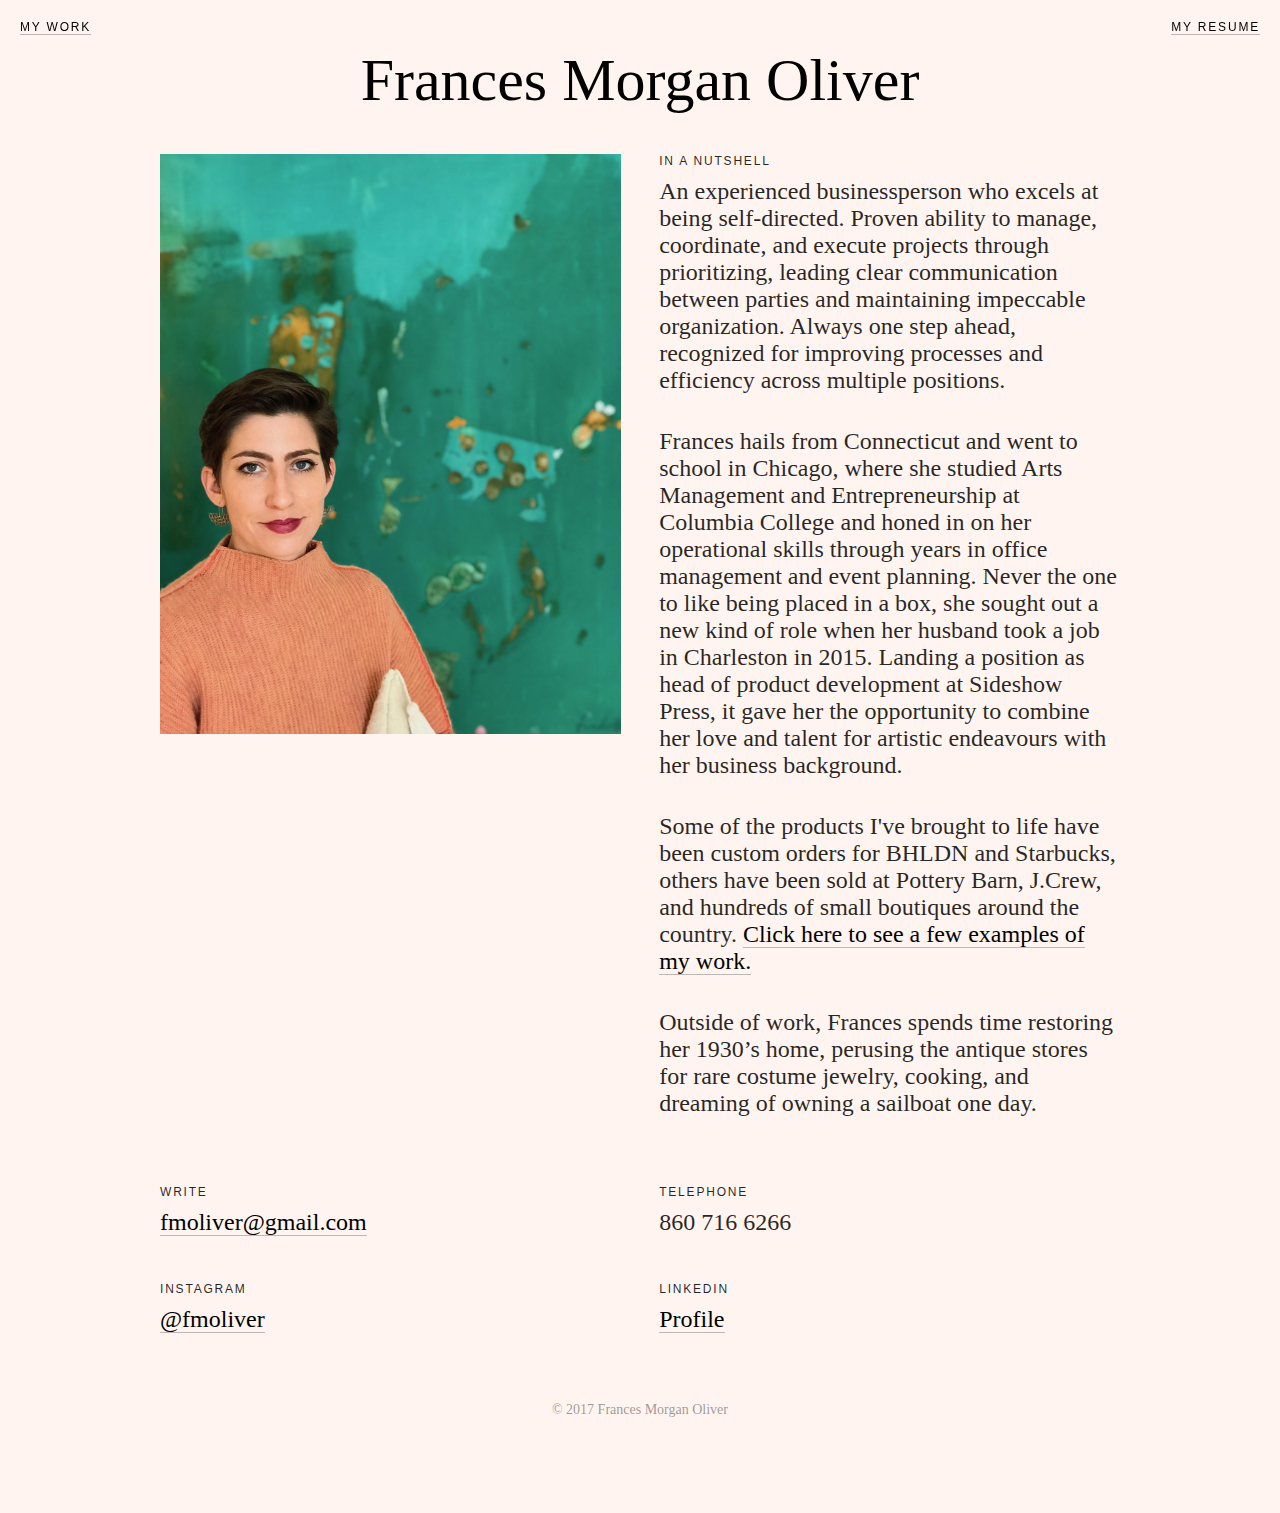
<file: index.html>
<!DOCTYPE html>
<html lang="en">
<head>
<meta charset="utf-8">
<title>Frances Morgan Oliver</title>
<meta name="description" content="Frances Morgan Oliver is an artist with a business background.">
<meta name="author" content="Frances Morgan Oliver">
<meta name="viewport" content="width=device-width, initial-scale=1">
<link rel="stylesheet" href="css/normalize.css">
<link rel="stylesheet" href="css/skeleton.css">
<link type="text/css" rel="stylesheet" href="//fast.fonts.net/cssapi/2fedffe7-57f6-4fa1-97b9-b22ba24ec169.css"/>
<link rel="icon" type="img/png" href="img/favicon.png">
</head>

<body>
<!-- Navigation -->
<div class="work nav"><a href="work.html">My Work</a></div>
<div class="resume nav"><a href="resume.html">My Resume</a></div>

<div class="container">
<!-- Logo/Masthead -->
  <div class="row">
    <div class="twelve columns" style="margin-top: 50px">
      <h1><a class="logo" href="index.html">Frances Morgan Oliver</a></h1>
    </div>
  </div>

<!-- Bio -->
  <div class="row" style="margin-top: 34px">
    <div class="six columns">
      <img src="img/fmo.jpg" alt="Portrait of Frances Morgan Oliver" />
    </div>

    <div class="six columns">
      <h3>IN A NUTSHELL</h3>
      <p>
        An experienced businessperson who excels at being self-directed. Proven ability to manage, coordinate, and execute projects through prioritizing, leading clear communication between parties and maintaining impeccable organization. Always one step ahead, recognized for improving processes and efficiency across multiple positions.
      </p>
      <p>
        Frances hails from Connecticut and went to school in Chicago, where she studied Arts Management and Entrepreneurship at Columbia College and honed in on her operational skills through years in office management and event planning. Never the one to like being placed in a box, she sought out a new kind of role when her husband took a job in Charleston in 2015. Landing a position as head of product development at Sideshow Press, it gave her the opportunity to combine her love and talent for artistic endeavours with her business background.
      </p>
      <p>
        Some of the products I've brought to life have been custom orders for BHLDN and Starbucks, others have been sold at Pottery Barn, J.Crew, and hundreds of small boutiques around the country. <a href="work.html">Click here to see a few examples of my work.</a>
      </p>
      <p>
        Outside of work, Frances spends time restoring her 1930’s home, perusing the antique stores for rare costume jewelry, cooking, and dreaming of owning a sailboat one day.
      </p>
    </div>
  </div>

<!-- FOOTER -->
<!-- Contact -->
  <div class="row" style="margin-top: 34px">
    <div class="six columns">
      <h3>WRITE</h3>
      <p>
        <a href="mailto:fmoliver@gmail.com">fmoliver@gmail.com</a>
      </p>
    </div>

    <div class="six columns">
      <h3>TELEPHONE</h3>
      <p>
        860 716 6266
      </p>
    </div>
  </div>

<!-- Social -->
  <div class="row" style="margin-top: 12px">
    <div class="six columns">
      <h3>INSTAGRAM</h3>
      <p>
        <a href="https://www.instagram.com/fmoliver/" target="_blank">@fmoliver</a>
      </p>
    </div>

    <div class="six columns">
      <h3>LINKEDIN</h3>
      <p>
        <a href="https://www.linkedin.com/in/frances-morgan-oliver-4a1a248" target="_blank">Profile</a>
      </p>
    </div>
  </div>

<!-- Copy -->
  <div class="row" style="margin-top: 34px">
    <div class="twelve columns center">
      <p class="small">© 2017 Frances Morgan Oliver</p>
    </div>
  </div>
</div></body>
</html>
</file>
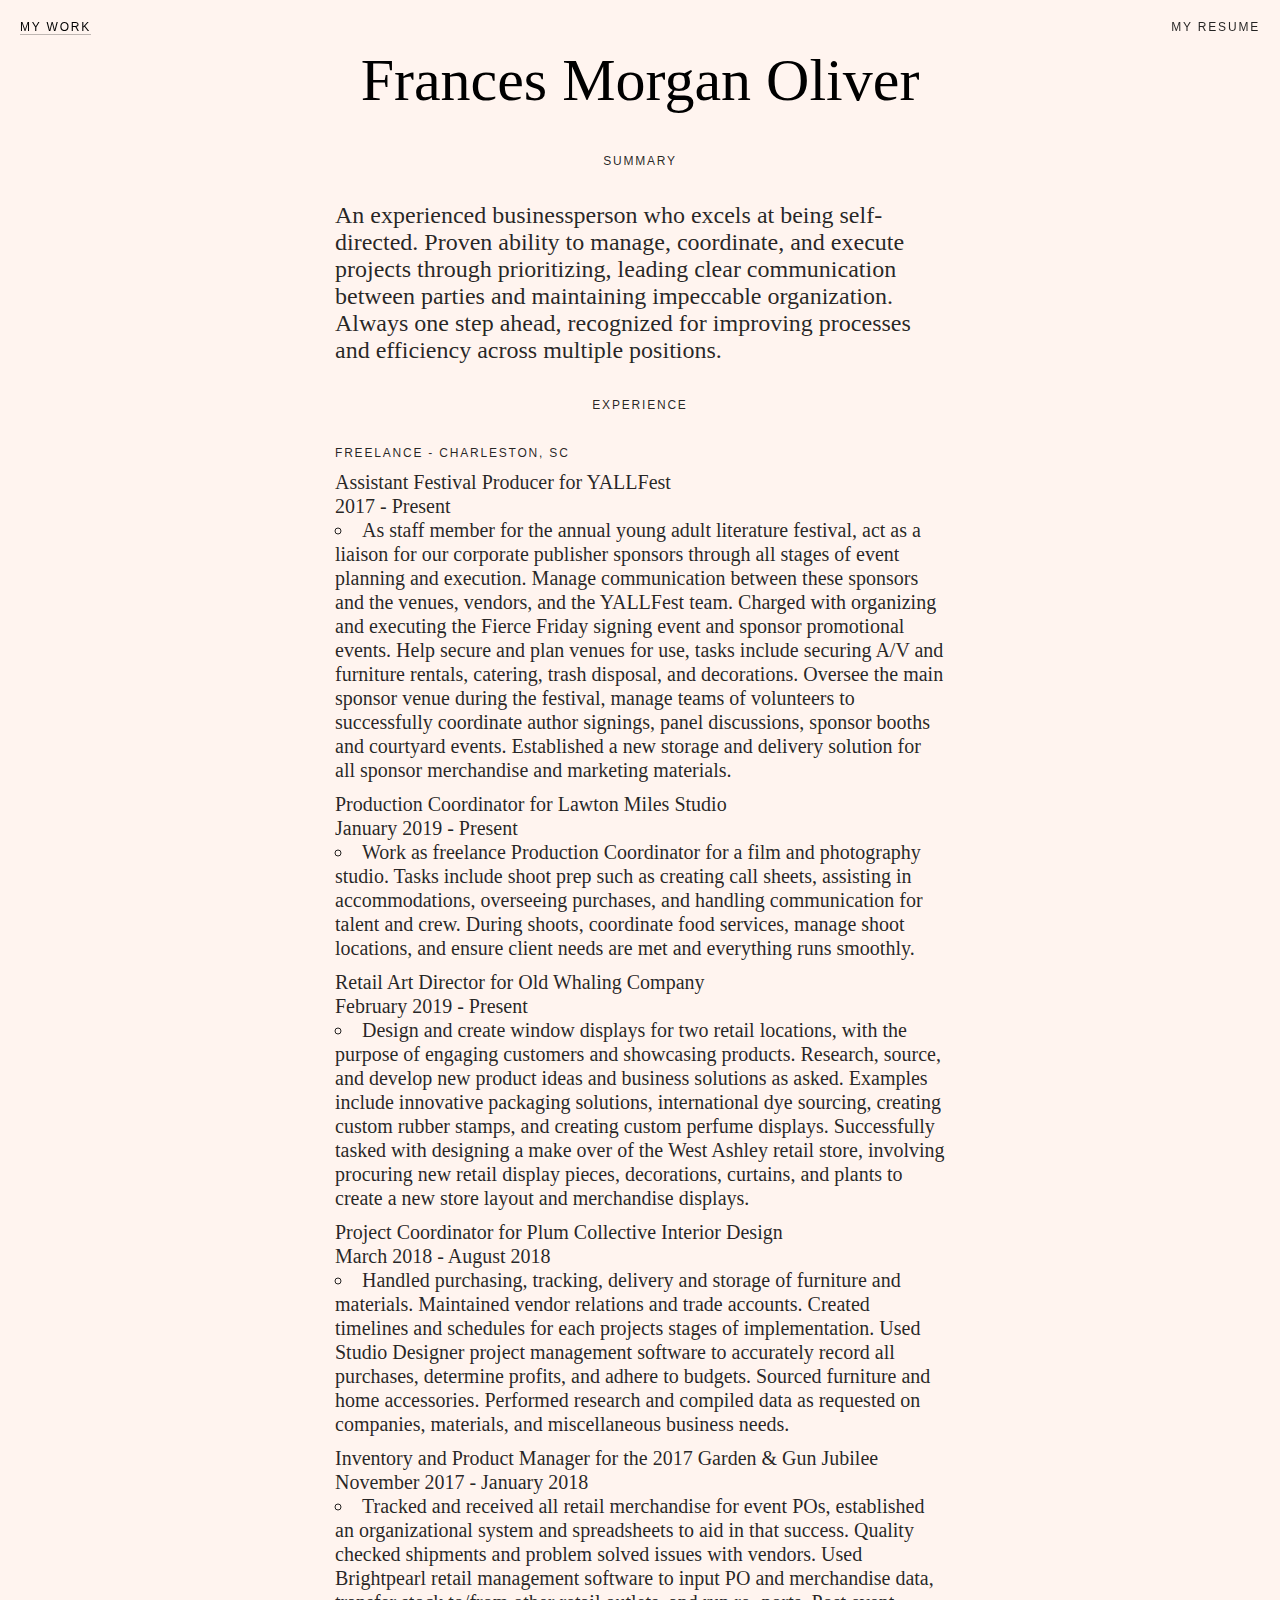
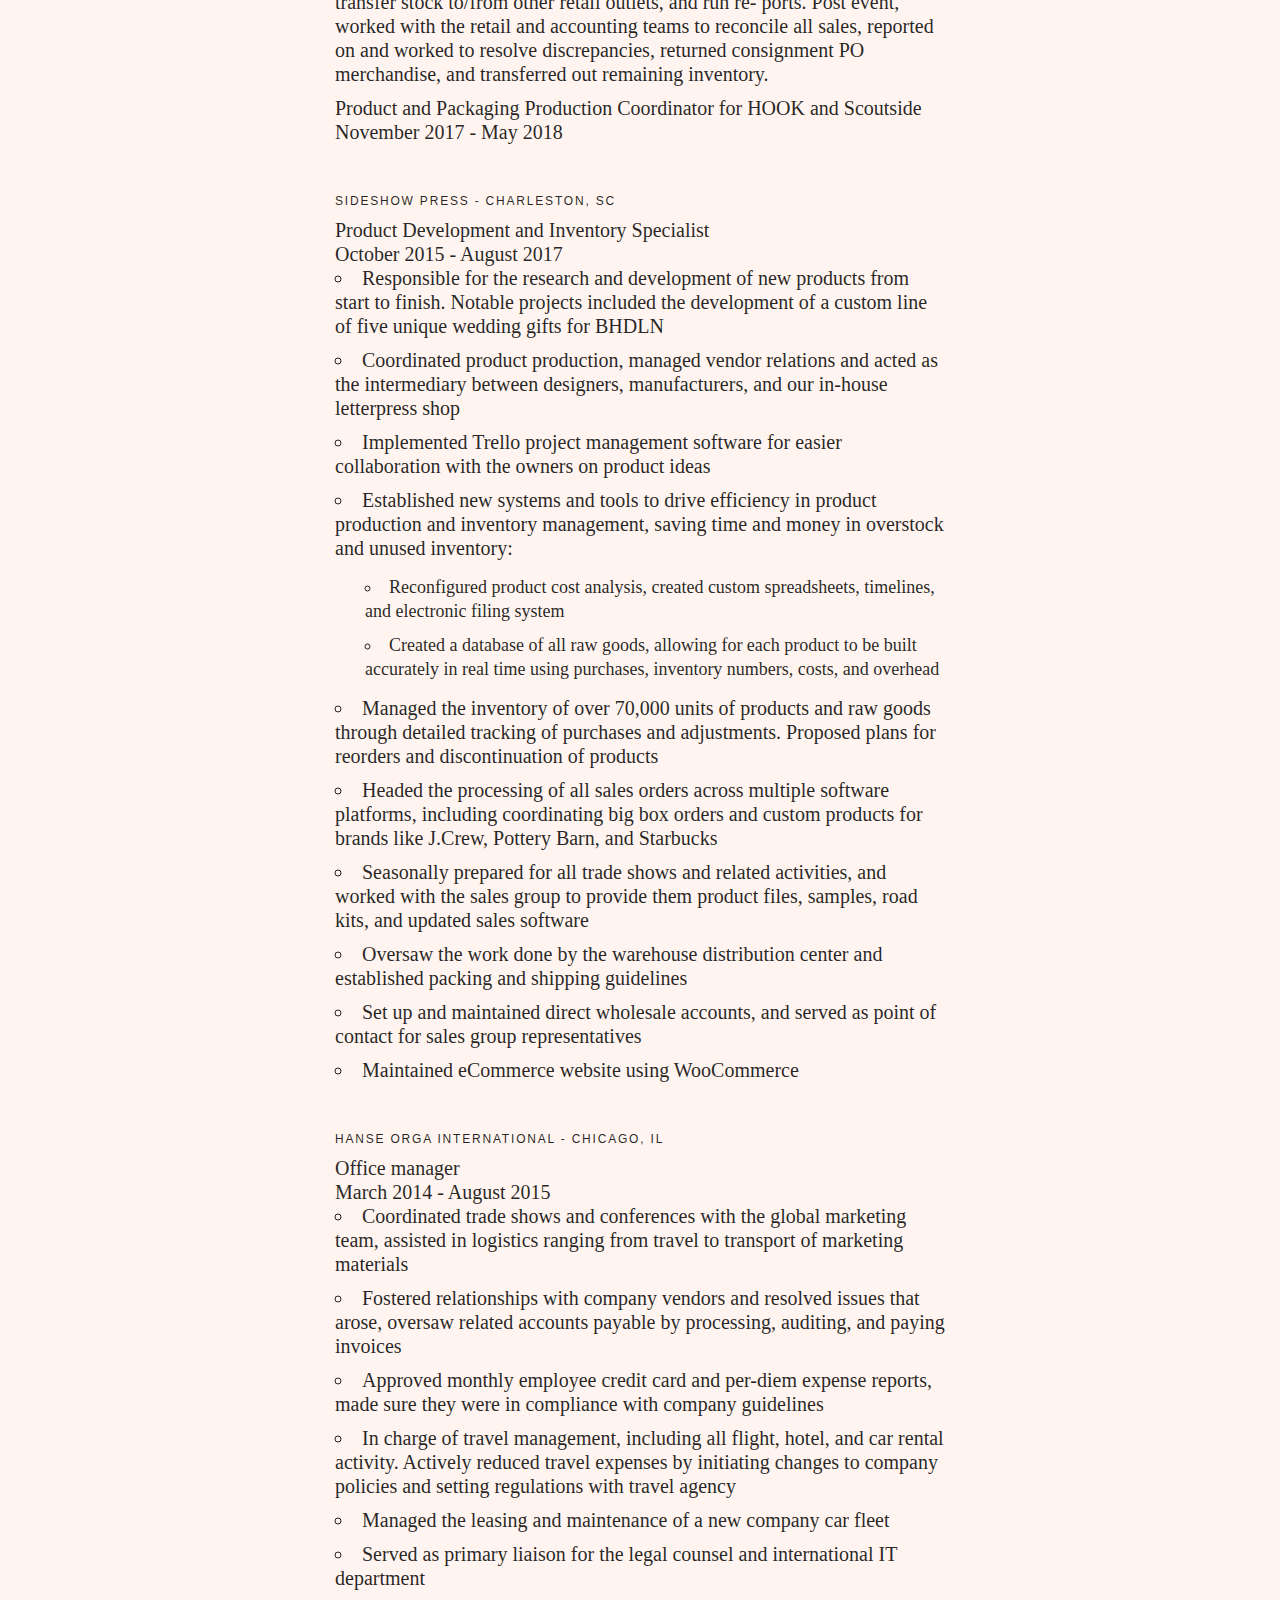
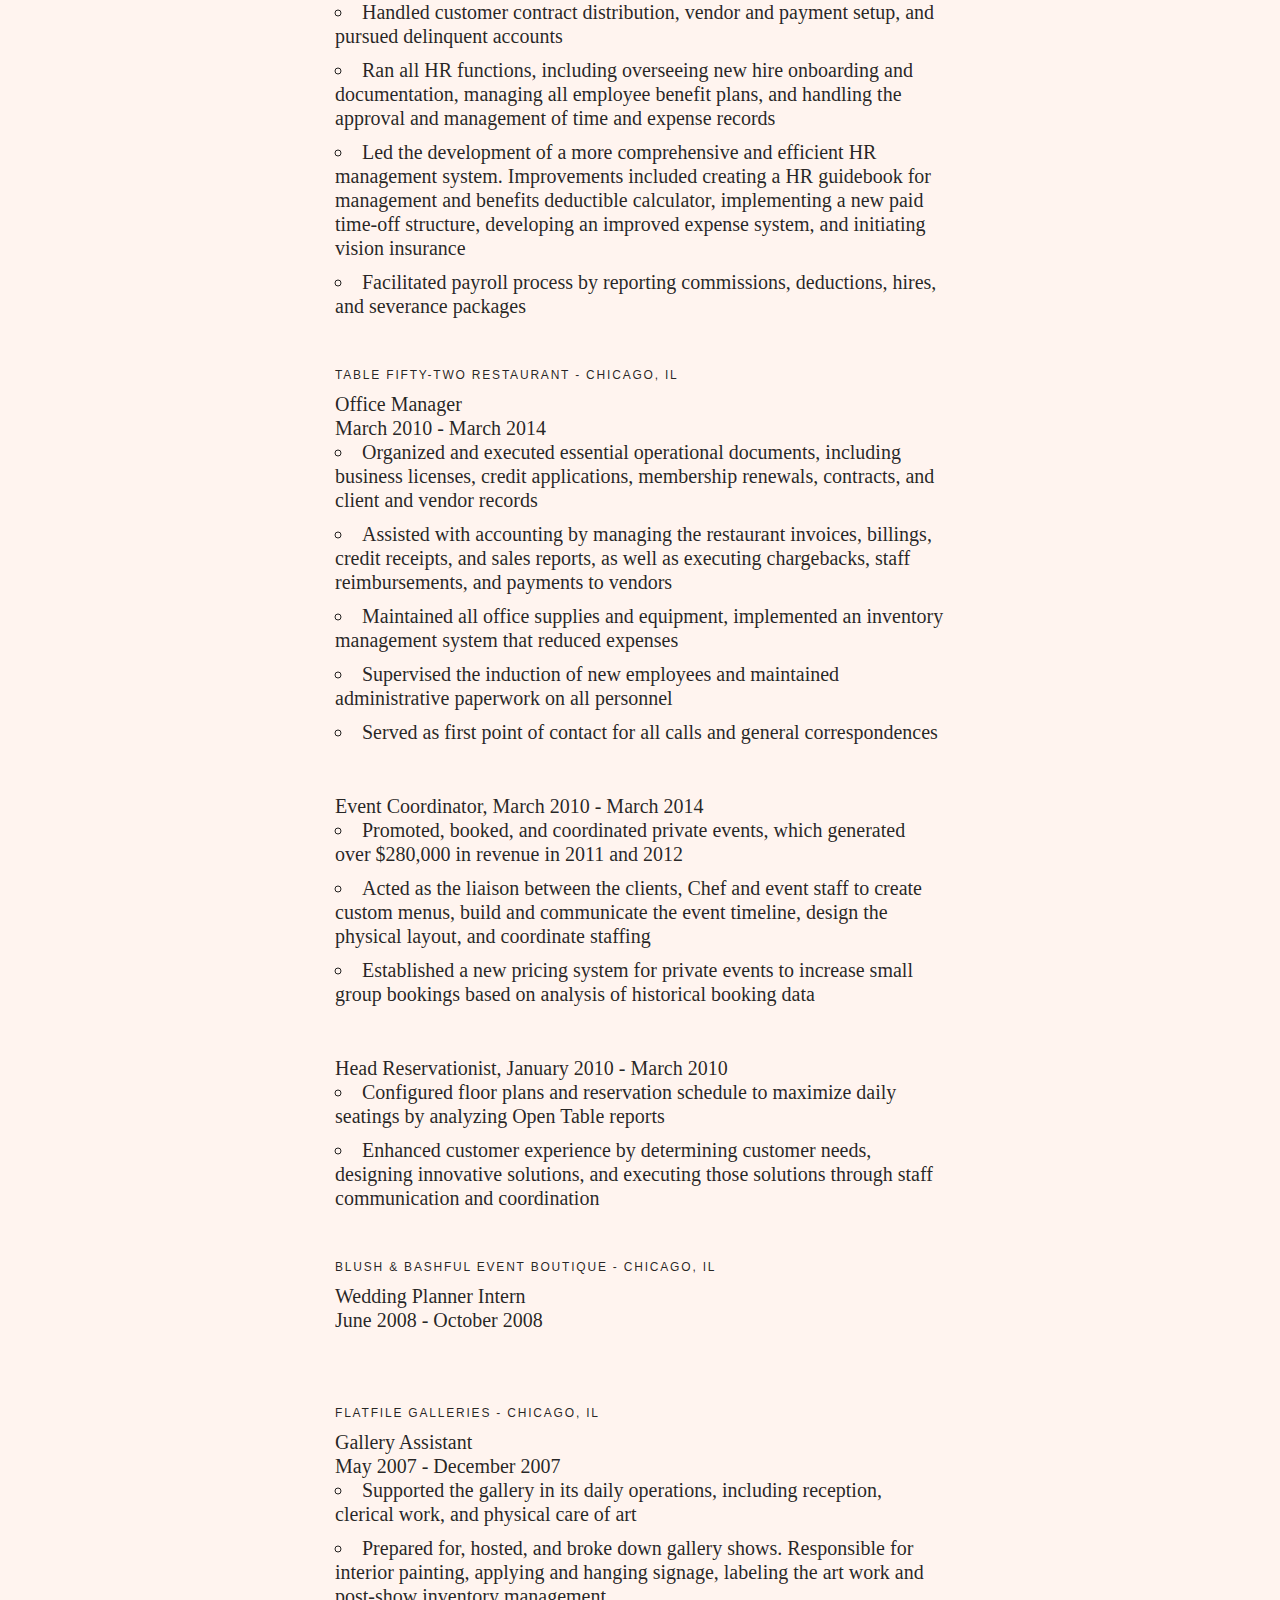
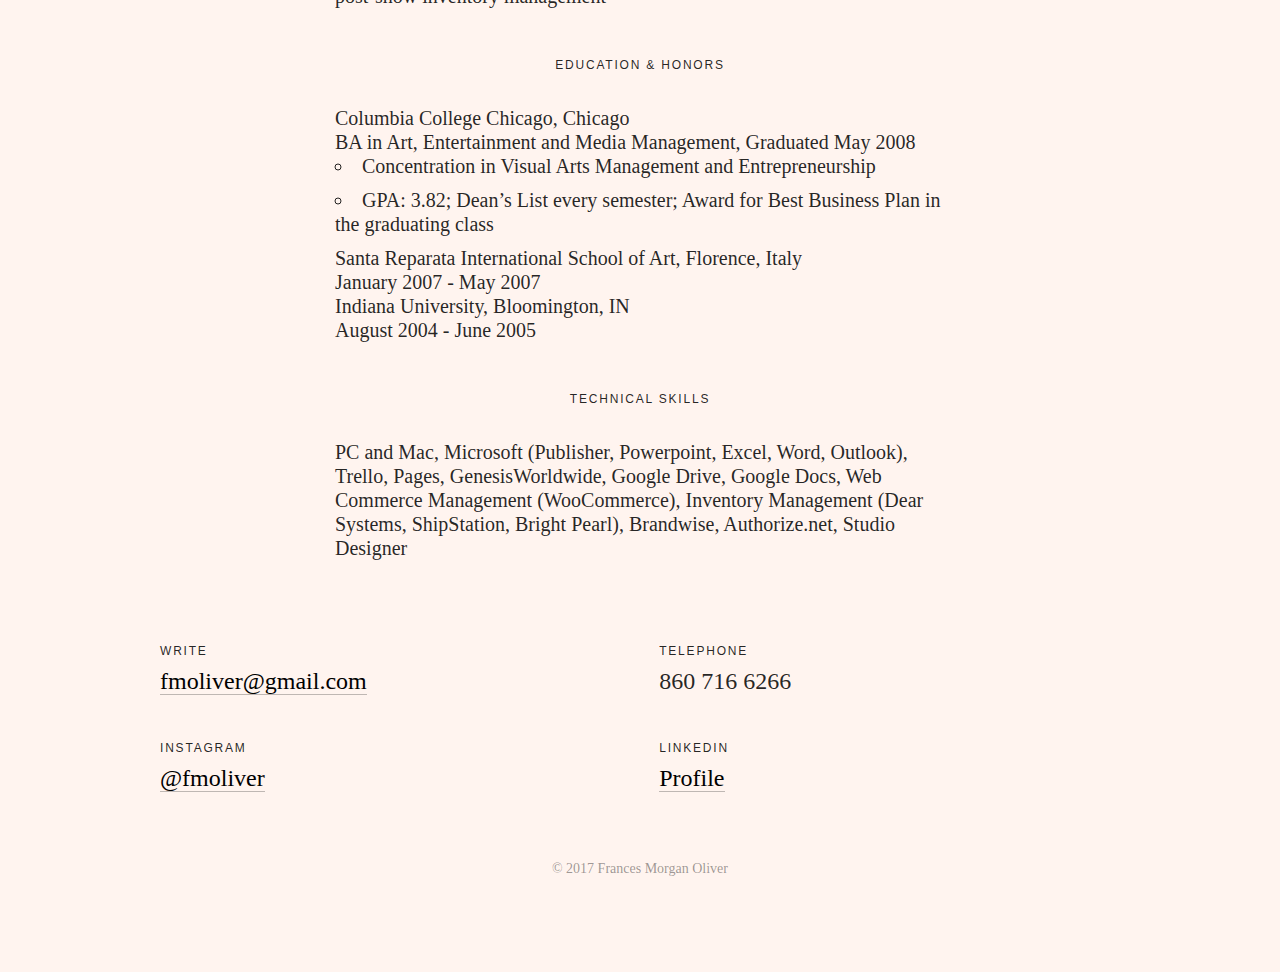
<file: resume.html>
<!DOCTYPE html>
<html lang="en">
<head>
<meta charset="utf-8">
<title>Frances Morgan Oliver</title>
<meta name="description" content="Frances Morgan Oliver is an artist with a business background.">
<meta name="author" content="Frances Morgan Oliver">
<meta name="viewport" content="width=device-width, initial-scale=1">
<link rel="stylesheet" href="css/normalize.css">
<link rel="stylesheet" href="css/skeleton.css">
<link type="text/css" rel="stylesheet" href="//fast.fonts.net/cssapi/2fedffe7-57f6-4fa1-97b9-b22ba24ec169.css"/>
<link rel="icon" type="img/png" href="img/favicon.png">
</head>

<body>
<!-- Navigation -->
<div class="work nav"><a href="work.html">My Work</a></div>
<div class="resume nav">My Resume</div>

<div class="container">
<!-- Logo/Masthead -->
  <div class="row">
    <div class="twelve columns" style="margin-top: 50px">
      <h1><a class="logo" href="index.html">Frances Morgan Oliver</a></h1>
    </div>
  </div>

<!-- First Row -->
  <div class="row resume-text" style="margin-top: 34px">
    <div class="twelve columns">
      <h3 class="center" style="margin-bottom:34px;">Summary</h3>
      <p>
        An experienced businessperson who excels at being self-directed. Proven ability to manage, coordinate, and execute projects through prioritizing, leading clear communication between parties and maintaining impeccable organization. Always one step ahead, recognized for improving processes and efficiency across multiple positions.
      </p>
    </div>

    <div class="twelve columns">
      <h3 class="center" style="margin-bottom:34px;">Experience</h3>

      <h3>Freelance - Charleston, SC</h3>
        <ul>
          <strong>Assistant Festival Producer for YALLFest</br>2017 - Present</strong>
          <li>
            As staff member for the annual young adult literature festival, act as a liaison for our corporate publisher sponsors through all stages of event planning and execution. Manage communication between these sponsors and the venues, vendors, and the YALLFest team. Charged with organizing and executing the Fierce Friday signing event and sponsor promotional events. Help secure and plan venues for use, tasks include securing A/V and furniture rentals, catering, trash disposal, and decorations. Oversee the main sponsor venue during the festival, manage teams of volunteers to successfully coordinate author signings, panel discussions, sponsor booths and courtyard events. Established a new storage and delivery solution for all sponsor merchandise and marketing materials.
          </li>

          <strong>Production Coordinator for Lawton Miles Studio</br>January 2019 - Present</strong>
          <li>
            Work as freelance Production Coordinator for a film and photography studio. Tasks include shoot prep such as creating call sheets, assisting in accommodations, overseeing purchases, and handling communication for talent and crew. During shoots, coordinate food services, manage shoot locations, and ensure client needs are met and everything runs smoothly.
          </li>

          <strong>Retail Art Director for Old Whaling Company</br>February 2019 - Present</strong>
          <li>
            Design and create window displays for two retail locations, with the purpose of engaging customers and showcasing products. Research, source, and develop new product ideas and business solutions as asked. Examples include innovative packaging solutions, international dye sourcing, creating custom rubber stamps, and creating custom perfume displays. Successfully tasked with designing a make over of the West Ashley retail store, involving procuring new retail display pieces, decorations, curtains, and plants to create a new store layout and merchandise displays.
          </li>

          <strong>Project Coordinator for Plum Collective Interior Design</br>March 2018 - August 2018</strong>
          <li>
            Handled purchasing, tracking, delivery and storage of furniture and materials. Maintained vendor relations and trade accounts. Created timelines and schedules for each projects stages of implementation. Used Studio Designer project management software to accurately record all purchases, determine profits, and adhere to budgets. Sourced furniture and home accessories. Performed research and compiled data as requested on companies, materials, and miscellaneous business needs.
          </li>

          <strong>Inventory and Product Manager for the 2017 Garden & Gun Jubilee</br>November 2017 - January 2018</strong>
          <li>
            Tracked and received all retail merchandise for event POs, established an organizational system and spreadsheets to aid in that success. Quality checked shipments and problem solved issues with vendors. Used Brightpearl retail management software to input PO and merchandise data, transfer stock to/from other retail outlets, and run re- ports. Post event, worked with the retail and accounting teams to reconcile all sales, reported on and worked to resolve discrepancies, returned consignment PO merchandise, and transferred out remaining inventory.
          </li>

          <strong>Product and Packaging Production Coordinator for HOOK and Scoutside</br>November 2017 - May 2018</strong>
        </ul>
    </div>



    <div class="twelve columns">
      <h3>Sideshow Press - Charleston, SC</h3>
      <ul>
        <strong>Product Development and Inventory Specialist</br>October 2015 - August 2017</strong>
        <li>
          Responsible for the research and development of new products from start to finish. Notable projects included the development of a custom line of five unique wedding gifts for BHDLN
        </li>
        <li>
          Coordinated product production, managed vendor relations and acted as the intermediary between designers, manufacturers, and our in-house letterpress shop
        </li>
        <li>
          Implemented Trello project management software for easier collaboration with the owners on product ideas
        </li>
        <li>
          Established new systems and tools to drive efficiency in product production and inventory management, saving time and money in overstock and unused inventory:
          <ul>
            <li>
              Reconfigured product cost analysis, created custom spreadsheets, timelines, and electronic filing system
            </li>
            <li>
              Created a database of all raw goods, allowing for each product to be built accurately in real time using purchases, inventory numbers, costs, and overhead
            </li>
          </ul>
        </li>
        <li>
          Managed the inventory of over 70,000 units of products and raw goods through detailed tracking of purchases and adjustments. Proposed plans for reorders and discontinuation of products
        </li>
        <li>
          Headed the processing of all sales orders across multiple software platforms, including coordinating big box orders and custom products for brands like J.Crew, Pottery Barn, and Starbucks
        </li>
        <li>
          Seasonally prepared for all trade shows and related activities, and worked with the sales group to provide them product files, samples, road kits, and updated sales software
        </li>
        <li>
          Oversaw the work done by the warehouse distribution center and established packing and shipping guidelines
        </li>
        <li>
          Set up and maintained direct wholesale accounts, and served as point of contact for sales group representatives
        </li>
        <li>
          Maintained eCommerce website using WooCommerce
        </li>
      </ul>
    </div>

    <div class="twelve columns">
      <h3>Hanse Orga International - Chicago, IL</h3>
      <ul>
        <strong>Office manager</br>March 2014 - August 2015</strong>
        <li>
Coordinated trade shows and conferences with the global marketing team, assisted in logistics ranging from travel to transport of marketing materials
        </li>
        <li>
Fostered relationships with company vendors and resolved issues that arose, oversaw related accounts payable by processing, auditing, and paying invoices
        </li>
        <li>
Approved monthly employee credit card and per-diem expense reports, made sure they were in compliance with company guidelines
        </li>
        <li>
In charge of travel management, including all flight, hotel, and car rental activity. Actively reduced travel expenses by initiating changes to company policies and setting regulations with travel agency
        </li>
        <li>
Managed the leasing and maintenance of a new company car fleet
        </li>
        <li>
Served as primary liaison for the legal counsel and international IT department
        </li>
        <li>
Handled customer contract distribution, vendor and payment setup, and pursued delinquent accounts
        </li>
        <li>
          Ran all HR functions, including overseeing new hire onboarding and documentation, managing all employee benefit plans, and handling the approval and management of time and expense records
</li>
<li>Led the development of a more comprehensive and efficient HR management system. Improvements included creating a HR guidebook for management and benefits deductible calculator, implementing a new paid time-off structure, developing an improved expense system, and initiating vision insurance
</li>
<li>Facilitated payroll process by reporting commissions, deductions, hires, and severance packages
</li>
      </ul>
    </div>

    <div class="twelve columns">
      <h3>Table Fifty-Two Restaurant - Chicago, IL</h3>
      <ul>
        <strong>Office Manager</br>March 2010 - March 2014</strong>
        <li>
Organized and executed essential operational documents, including business licenses, credit applications, membership renewals, contracts, and client and vendor records
        </li>
        <li>
Assisted with accounting by managing the restaurant invoices, billings, credit receipts, and sales reports, as well as executing chargebacks, staff reimbursements, and payments to vendors
        </li>
        <li>
Maintained all office supplies and equipment, implemented an inventory management system that reduced expenses
        </li>
        <li>
Supervised the induction of new employees and maintained administrative paperwork on all personnel
        </li>
        <li>
Served as first point of contact for all calls and general correspondences
        </li>
      </ul>
      <ul>
        <strong>Event Coordinator, March 2010 - March 2014</strong>
        <li>
Promoted, booked, and coordinated private events, which generated over $280,000 in revenue in 2011 and 2012
        </li>
        <li>
Acted as the liaison between the clients, Chef and event staff to create custom menus, build and communicate the event timeline, design the physical layout, and coordinate staffing
        </li>
        <li>
Established a new pricing system for private events to increase small group bookings based on analysis of historical booking data
        </li>
      </ul>
    <ul>
      <strong>Head Reservationist, January 2010 - March 2010</strong>
      <li>
Configured floor plans and reservation schedule to maximize daily seatings by analyzing Open Table reports
      </li>
      <li>Enhanced customer experience by determining customer needs, designing innovative solutions, and executing those solutions through staff communication and coordination
</li>
</ul>
    </div>

    <div class="twelve columns">
      <ul>
        <h3>Blush &amp; Bashful Event Boutique - Chicago, IL</h3>
        <strong>Wedding Planner Intern</br>June 2008 - October 2008</strong>
          </br></br>
      </ul>

      <h3>FLATFILE galleries - Chicago, IL </h3>
      <ul>
        <strong>Gallery Assistant</br>May 2007 - December 2007</strong>
        <li>
Supported the gallery in its daily operations, including reception, clerical work, and physical care of art
        </li>
        <li>
          Prepared for, hosted, and broke down gallery shows. Responsible for interior painting, applying and hanging signage, labeling the art work and post-show inventory management
        </li>
      </ul>
  </div>

  <div class="twelve columns">
      <h3 class="center" style="margin-bottom:34px;">Education &amp; Honors</h4>

      <ul>
        <strong>
          Columbia College Chicago, Chicago</br>
          BA in Art, Entertainment and Media Management, Graduated May 2008
        </strong>
        <li>
          Concentration in Visual Arts Management and Entrepreneurship
        </li>
        <li>
          GPA: 3.82; Dean’s List every semester; Award for Best Business Plan in the graduating class
        </li>

        <strong>
          Santa Reparata International School of Art, Florence, Italy</br>
          January 2007 - May 2007
        </strong>
        </br>
        <strong>
          Indiana University, Bloomington, IN</br>
          August 2004 - June 2005
        </strong>
      </ul>
  </div>

  <div class="twelve columns">
    <h3 class="center" style="margin-bottom:34px;">Technical Skills</h3>
      <ul>
        PC and Mac, Microsoft (Publisher, Powerpoint, Excel, Word, Outlook), Trello, Pages, GenesisWorldwide, Google Drive, Google Docs, Web Commerce Management (WooCommerce), Inventory Management (Dear Systems, ShipStation, Bright Pearl), Brandwise, Authorize.net, Studio Designer
      </ul>
  </div>

</div>



<!-- FOOTER -->
<!-- Contact -->
  <div class="row" style="margin-top: 34px">
    <div class="six columns">
      <h3>WRITE</h3>
      <p>
        <a href="mailto:fmoliver@gmail.com">fmoliver@gmail.com</a>
      </p>
    </div>

    <div class="six columns">
      <h3>TELEPHONE</h3>
      <p>
        860 716 6266
      </p>
    </div>
  </div>

<!-- Social -->
  <div class="row" style="margin-top: 12px">
    <div class="six columns">
      <h3>INSTAGRAM</h3>
      <p>
        <a href="https://www.instagram.com/fmoliver/" target="_blank">@fmoliver</a>
      </p>
    </div>

    <div class="six columns">
      <h3>LINKEDIN</h3>
      <p>
        <a href="https://www.linkedin.com/in/frances-morgan-oliver-4a1a248" target="_blank">Profile</a>
      </p>
    </div>
  </div>

<!-- Copy -->
  <div class="row" style="margin-top: 34px">
    <div class="twelve columns center">
      <p class="small">© 2017 Frances Morgan Oliver</p>
    </div>
  </div>
</div></body>
</html>
</file>
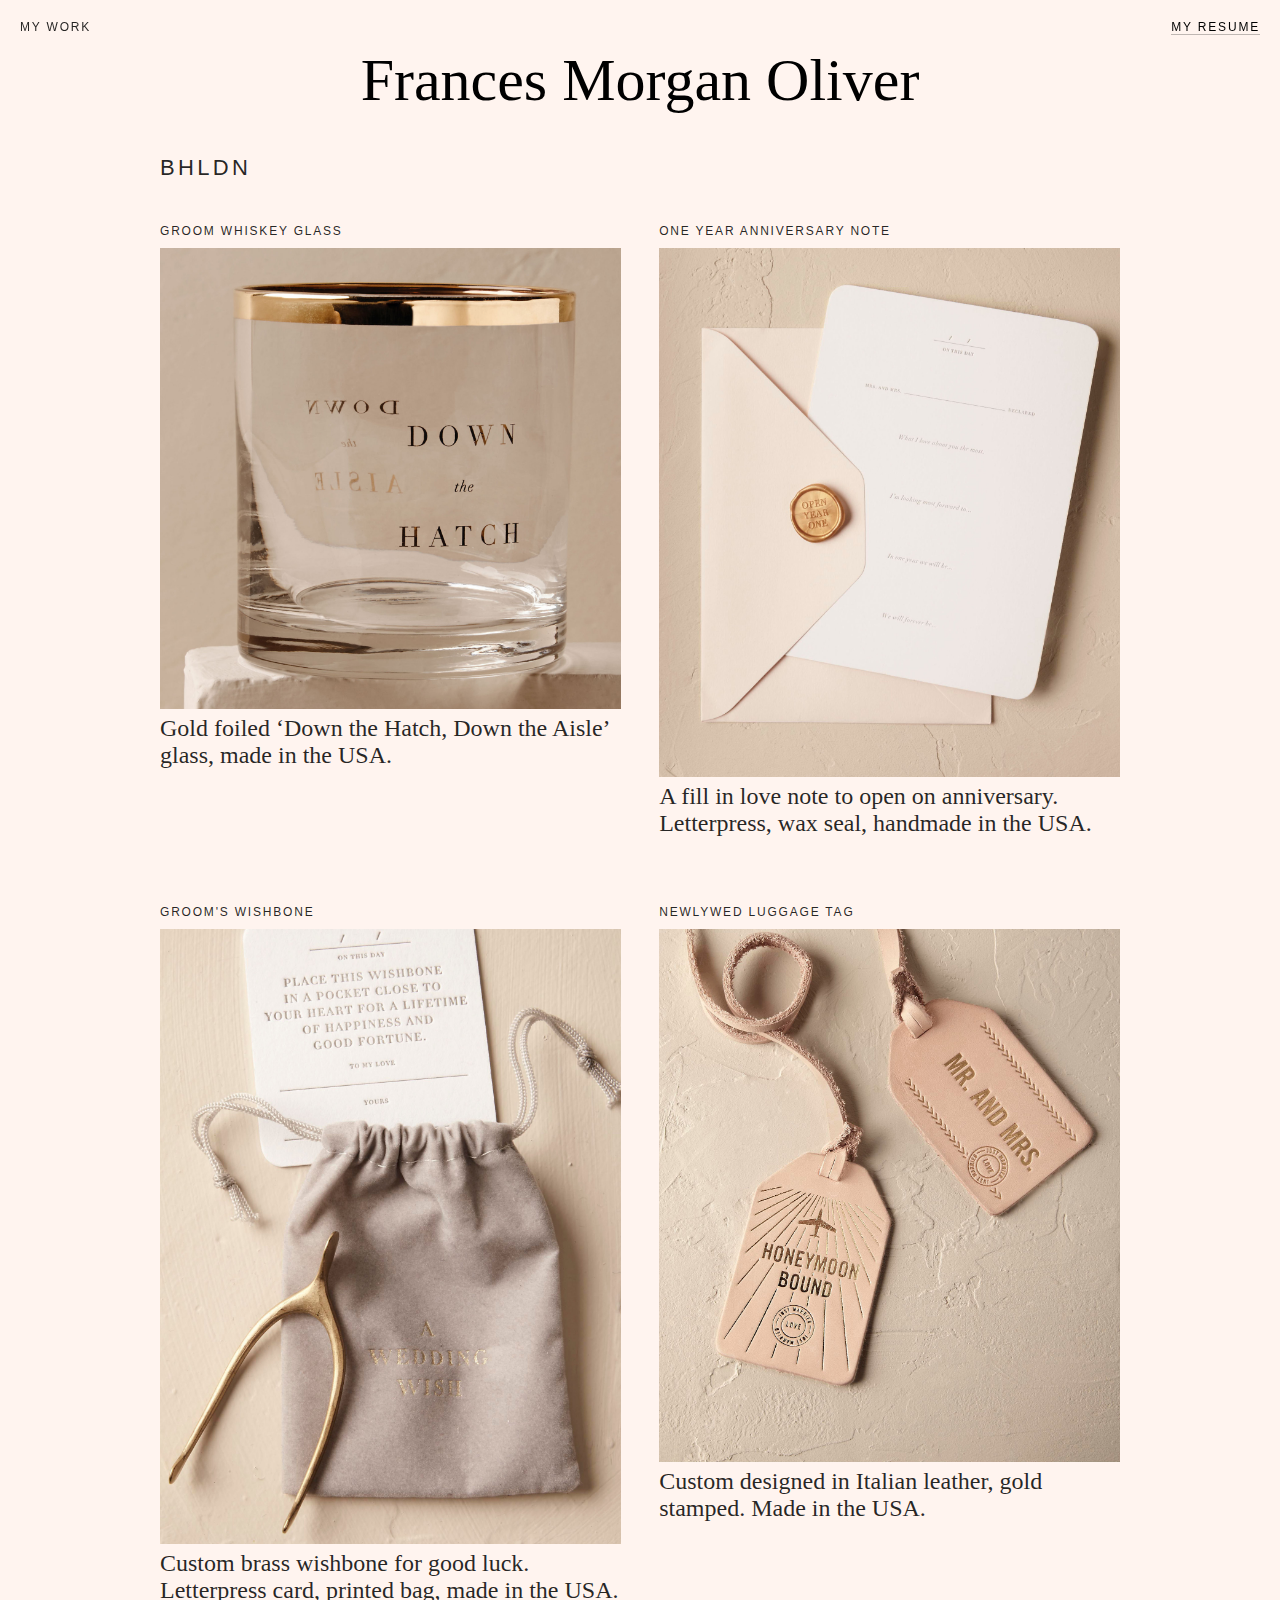
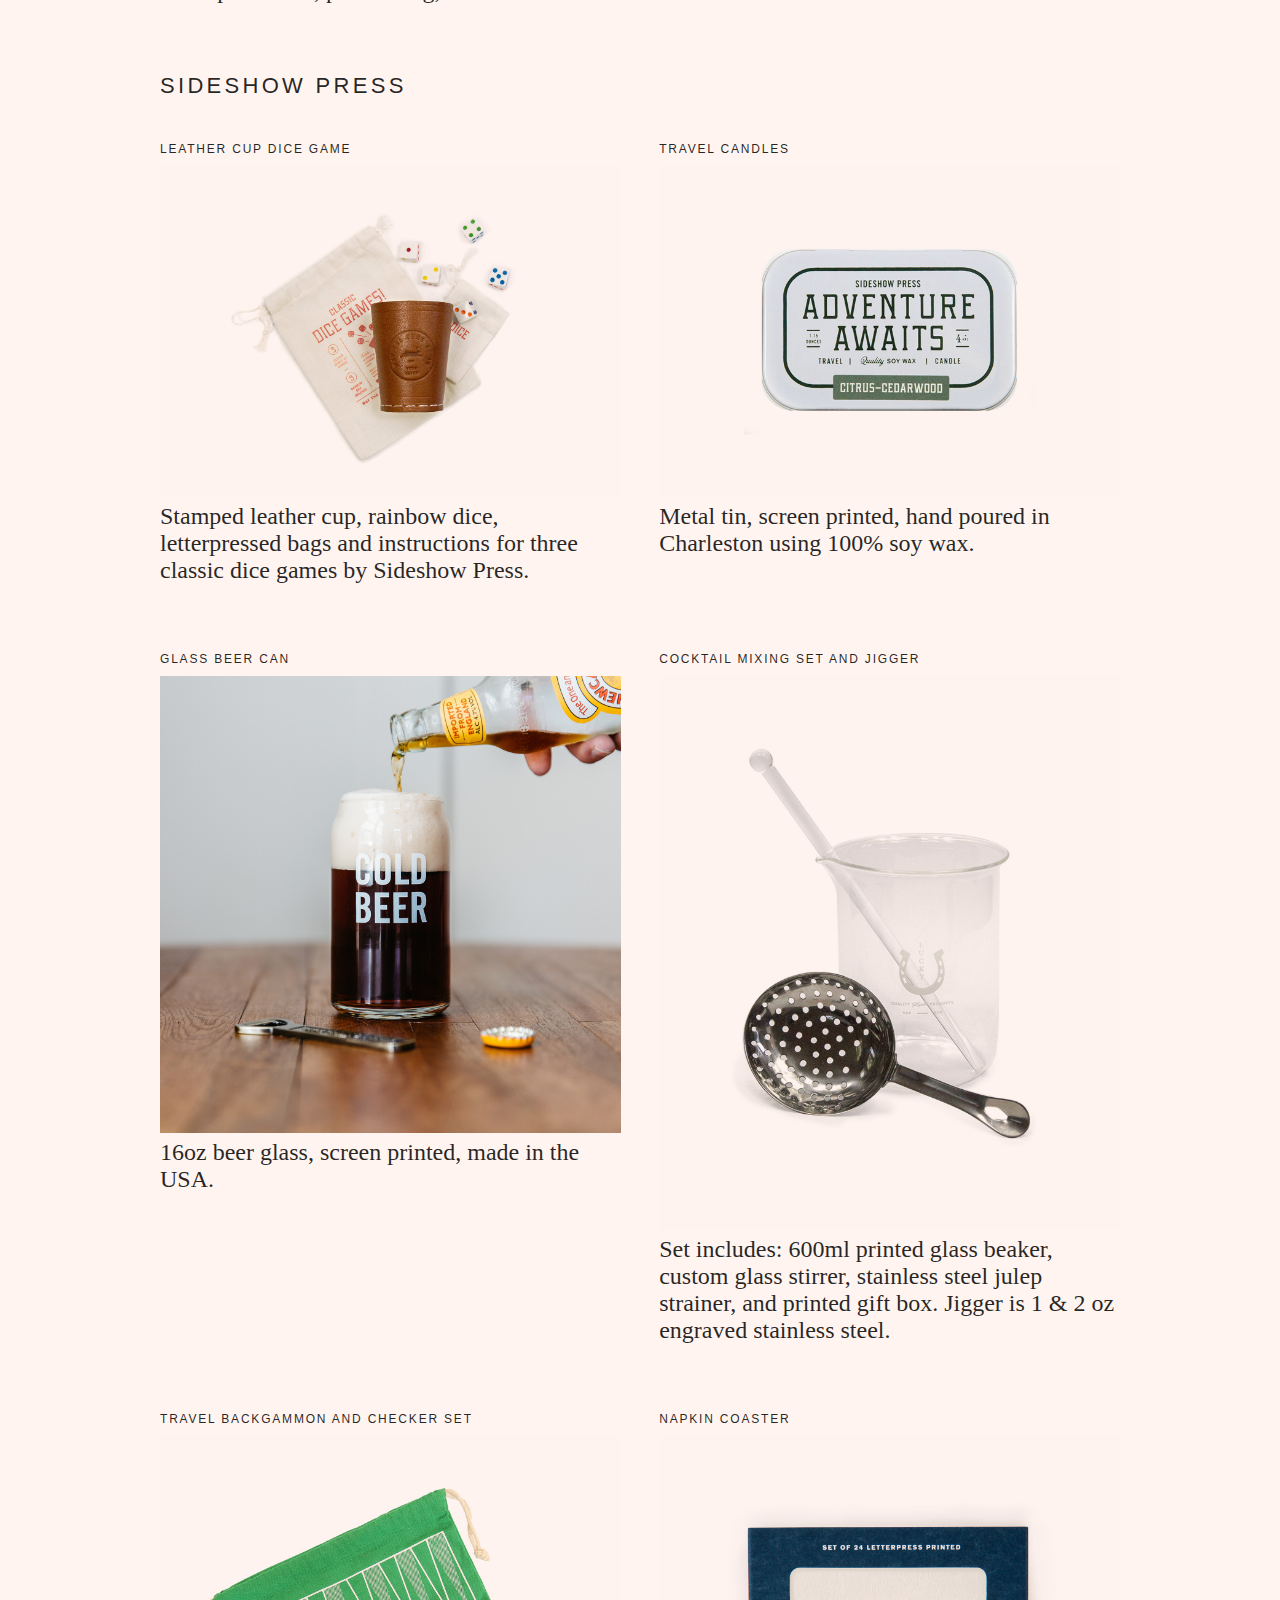
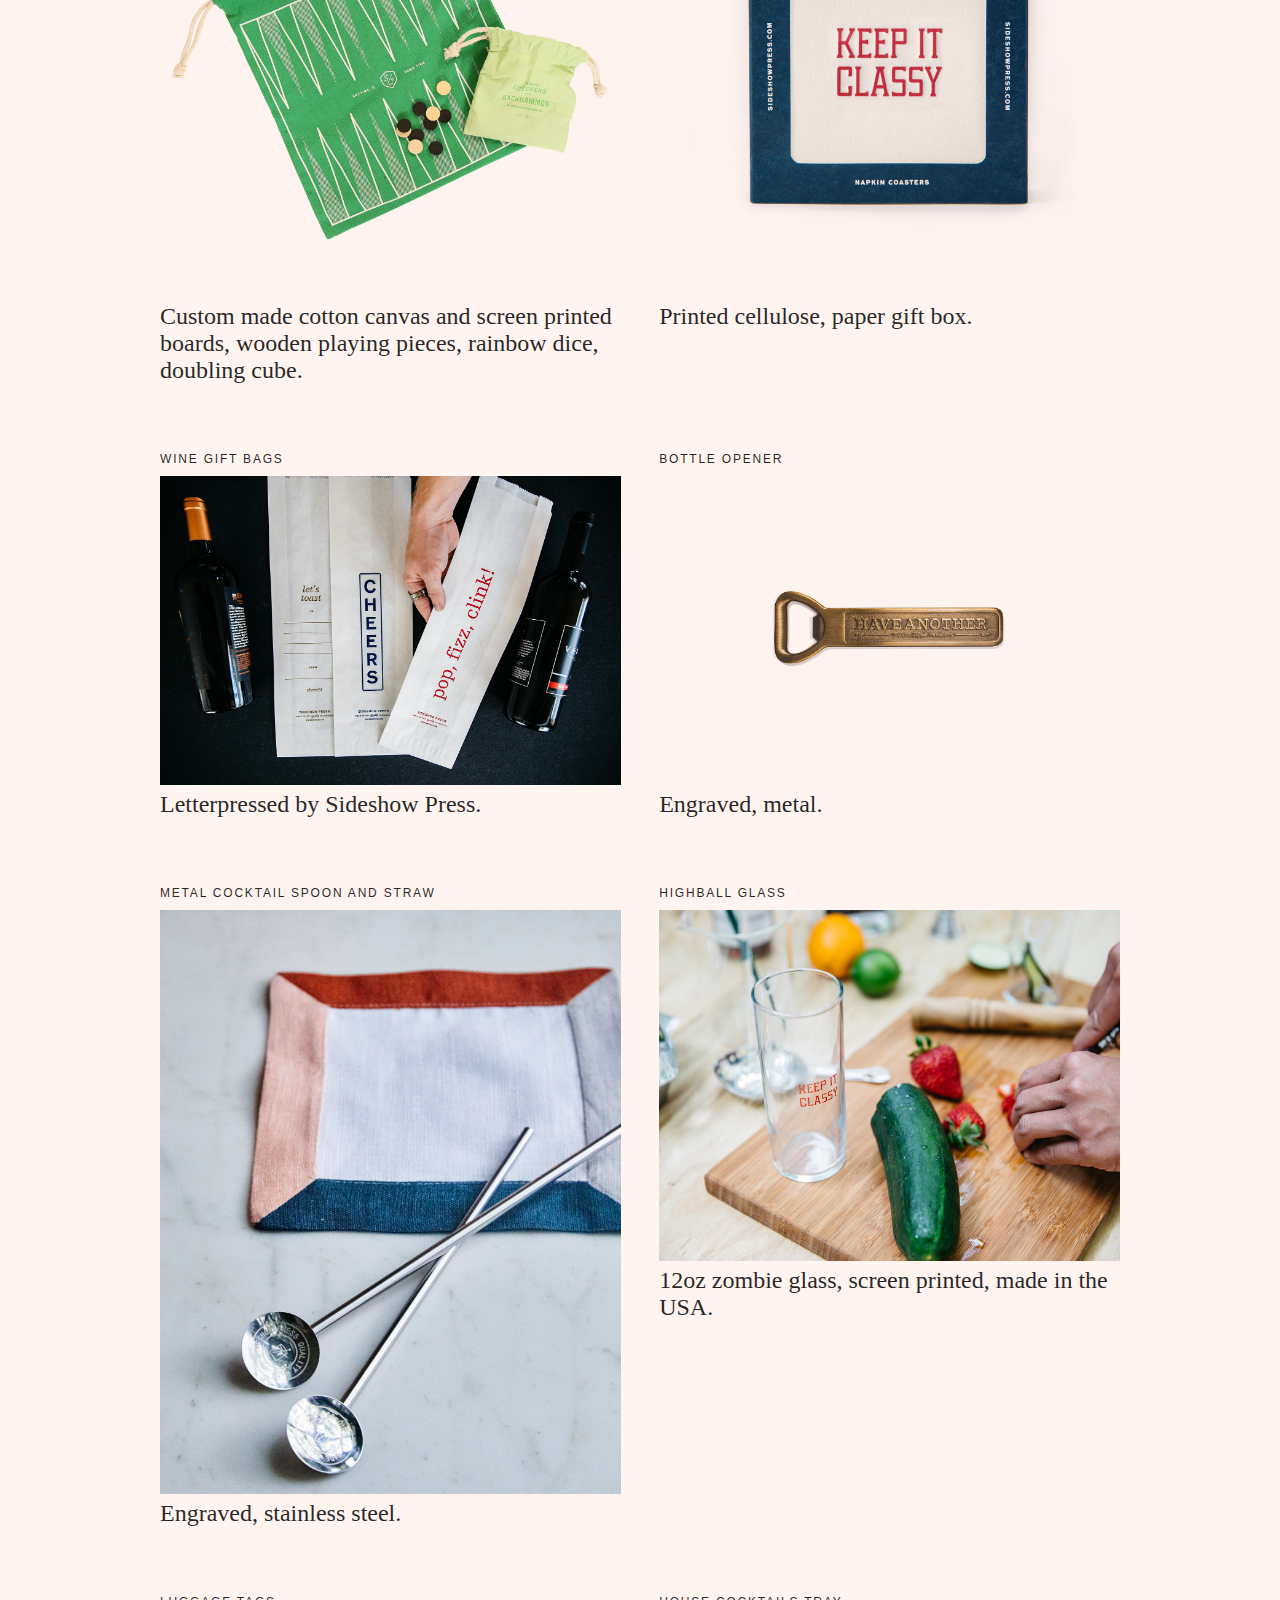
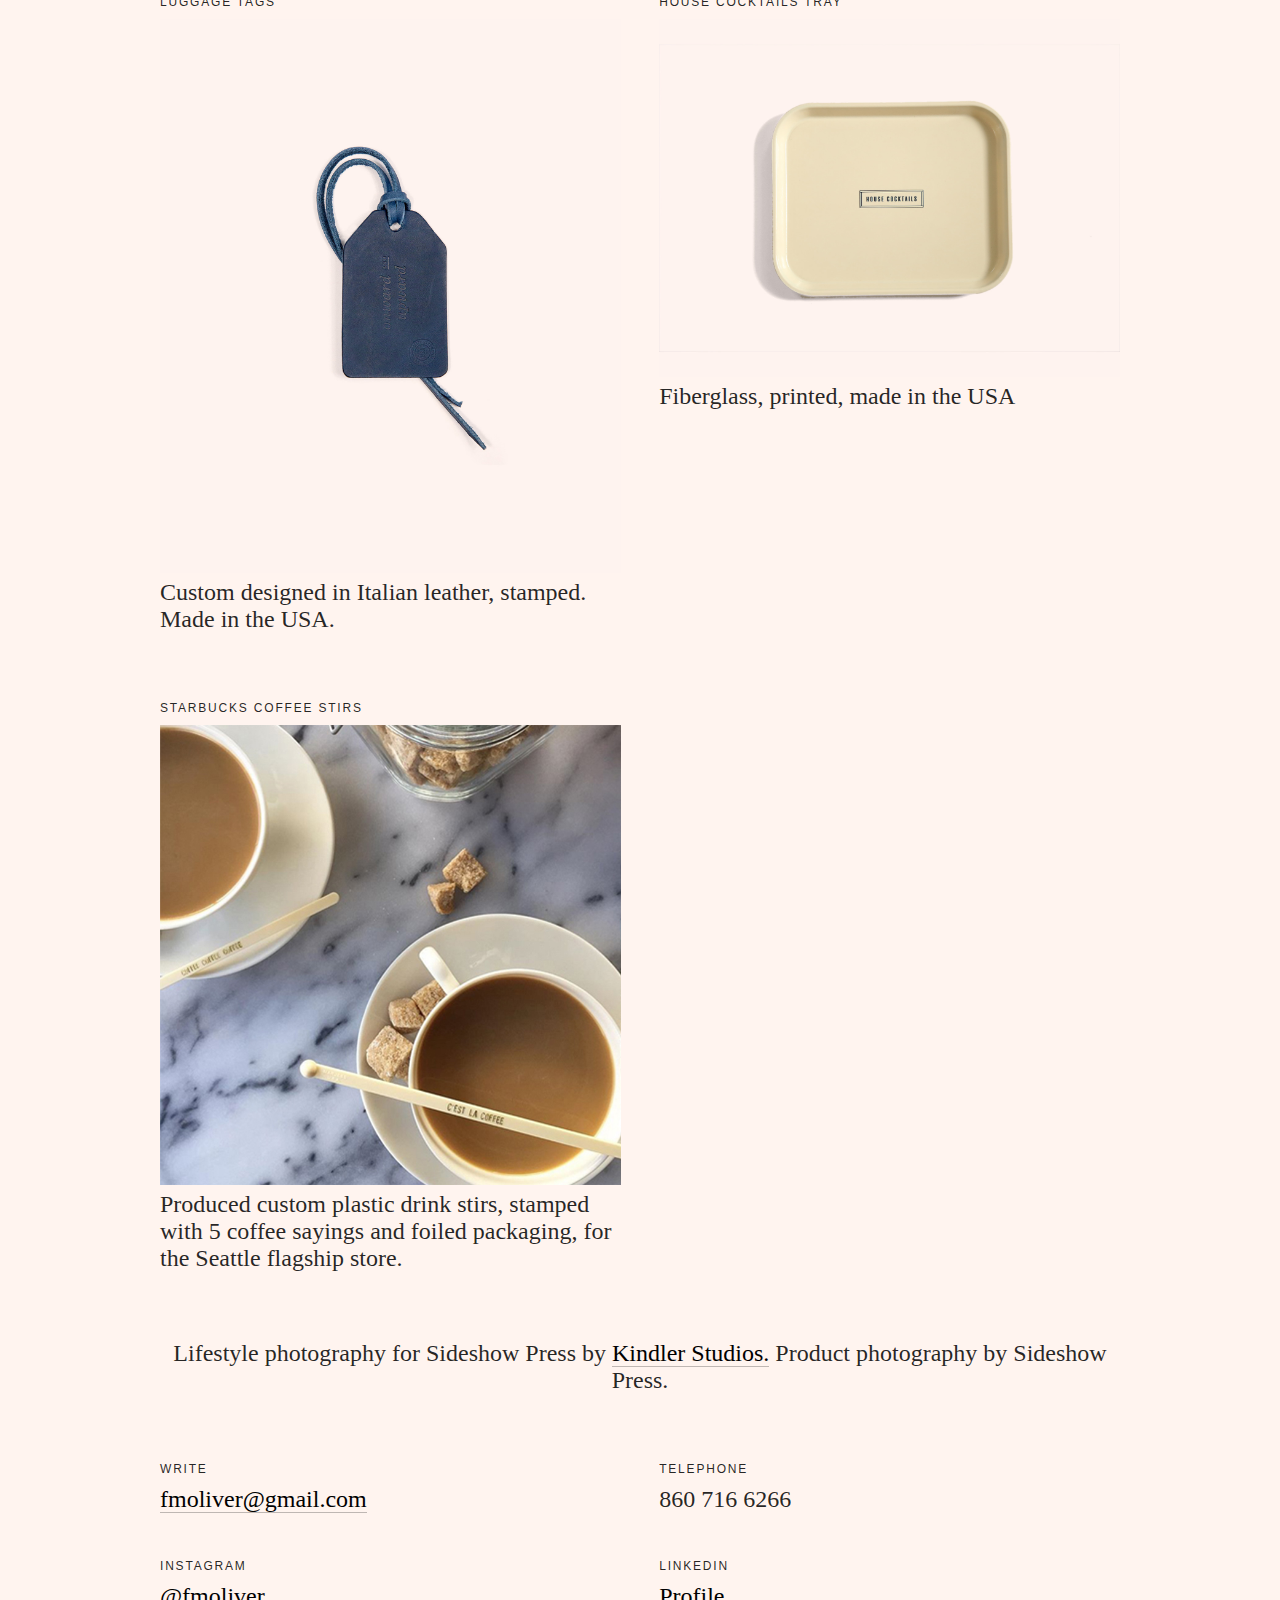
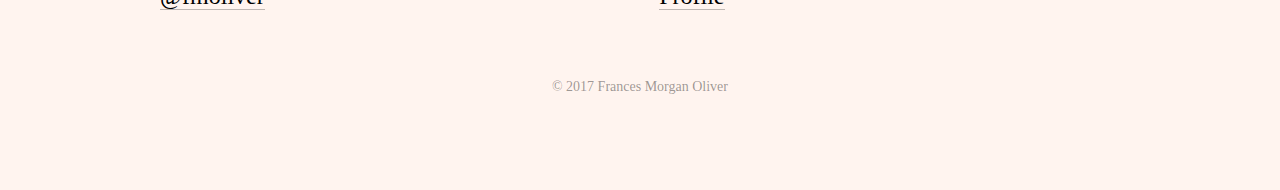
<file: work.html>
<!DOCTYPE html>
<html lang="en">
<head>
<meta charset="utf-8">
<title>Frances Morgan Oliver</title>
<meta name="description" content="Frances Morgan Oliver is an artist with a business background.">
<meta name="author" content="Frances Morgan Oliver">
<meta name="viewport" content="width=device-width, initial-scale=1">
<link rel="stylesheet" href="css/normalize.css">
<link rel="stylesheet" href="css/skeleton.css">
<link type="text/css" rel="stylesheet" href="//fast.fonts.net/cssapi/2fedffe7-57f6-4fa1-97b9-b22ba24ec169.css"/>
<link rel="icon" type="img/png" href="img/favicon.png">
</head>

<body>
<!-- Navigation -->
<div class="current work nav">My Work</div>
<div class="resume nav"><a href="resume.html">My Resume</a></div>

<div class="container">
<!-- Logo/Masthead -->
  <div class="row">
    <div class="twelve columns" style="margin-top: 50px">
      <h1><a class="logo" href="index.html">Frances Morgan Oliver</a></h1>
    </div>
  </div>

<!-- BHLDN -->
  <div class="row" style="margin-top: 34px">
    <div class="twelve columns">
      <h4>BHLDN</h4>
    </div>
  </div>
<!-- One -->
  <div class="row" style="margin-top: 34px">
    <div class="six columns">
      <h3>Groom Whiskey Glass</h3>
      <img src="img/work/bhldn3.jpg"/>
      <p>
        Gold foiled ‘Down the Hatch, Down the Aisle’ glass, made in the USA.
      </p>
    </div>

    <div class="six columns">
      <h3>One Year Anniversary Note</h3>
      <img src="img/work/bhldn4.jpg"/>
      <p>
         A fill in love note to open on anniversary. Letterpress, wax seal, handmade in the USA.
      </p>
    </div>

  </div>

<!-- Two -->
  <div class="row" style="margin-top: 34px">
    <div class="six columns">
      <h3>Groom's Wishbone</h3>
      <img src="img/work/bhldn2.jpg"/>
      <p>
        Custom brass wishbone for good luck. Letterpress card, printed bag, made in the USA.
      </p>
    </div>

    <div class="six columns">
      <h3>Newlywed Luggage Tag</h3>
      <img src="img/work/bhldn1.jpg"/>
      <p>
        Custom designed in Italian leather, gold stamped. Made in the USA.
      </p>
    </div>
  </div>




<!-- SIDESHOW -->
  <div class="row" style="margin-top: 34px">
    <div class="twelve columns">
      <h4>SIDESHOW PRESS</h4>
    </div>
  </div>

<!-- Sideshow One -->
  <div class="row" style="margin-top: 34px">

      <div class="six columns">
        <h3>Leather Cup Dice Game</h3>
        <img id="me2" onclick="shownextpic2()" src="img/work/sideshow2-0.jpg"/>
        <p>
          Stamped leather cup, rainbow dice, letterpressed bags and instructions for three classic dice games by Sideshow Press.
        </p>
      </div>

        <div class="six columns">
      <h3>Travel Candles</h3>
      <img id="me1" onclick="shownextpic1()" src="img/work/sideshow1-0.jpg"/>
      <p>Metal tin, screen printed, hand poured in Charleston using 100% soy wax.</p>
    </div>

  </div>

<!-- Sideshow Two -->
  <div class="row" style="margin-top: 34px">
    <div class="six columns">
      <h3>Glass Beer Can</h3>
      <img src="img/work/sideshow3.jpg"/>
      <p>16oz beer glass, screen printed, made in the USA.</p>
    </div>

<div class="six columns">
  <h3>Cocktail Mixing Set and Jigger</h3>
  <img id="me4" onclick="shownextpic4()" src="img/work/sideshow8-0.jpg"/>
  <p>Set includes: 600ml printed glass beaker, custom glass stirrer, stainless steel julep strainer, and printed gift box. Jigger is 1 &amp; 2 oz engraved stainless steel.
</p>
</div>



</div>




<!-- Sideshow Three -->
  <div class="row" style="margin-top: 34px">
      <div class="six columns">
        <h3>Travel Backgammon and Checker Set</h3>
        <img src="img/work/sideshow12.jpg"/>
        <p>Custom made cotton canvas and screen printed boards, wooden playing pieces, rainbow dice, doubling cube.</p>
      </div>

      <div class="six columns">
        <h3>Napkin Coaster</h3>
        <img src="img/work/sideshow11.jpg"/>
        <p>Printed cellulose, paper gift box.</p>
      </div>



  </div>

<!-- Sideshow Four -->
  <div class="row" style="margin-top: 34px">
    <div class="six columns">
      <h3>Wine Gift Bags</h3>
      <img src="img/work/sideshow9.jpg"/>
      <p>Letterpressed by Sideshow Press.</p>
    </div>

      <div class="six columns">
        <h3>Bottle Opener</h3>
        <img id="me3" onclick="shownextpic3()" src="img/work/sideshow7-0.jpg"/>
        <p>Engraved, metal.</p>
      </div>

</div>


<!-- Sideshow Five -->
  <div class="row" style="margin-top: 34px">

        <div class="six columns">
          <h3>Metal Cocktail Spoon and Straw</h3>
          <img src="img/work/sideshow4.jpg"/>
          <p>Engraved, stainless steel.</p>
        </div>

          <div class="six columns">
      <h3>Highball Glass</h3>
      <img id="me6" onclick="shownextpic6()" src="img/work/sideshow6.jpg"/>
      <p>12oz zombie glass, screen printed, made in the USA.</p>
    </div>




  </div>

<!-- Sideshow Six -->
  <div class="row" style="margin-top: 34px">
    <div class="six columns">
      <h3>Luggage Tags</h3>
      <img id="me5" onclick="shownextpic5()" src="img/work/sideshow10-0.jpg"/>
      <p>Custom designed in Italian leather, stamped. Made in the USA.</p>
    </div>

      <div class="six columns">
        <h3>House Cocktails Tray</h3>
        <img id="me7" onclick="shownextpic7()" src="img/work/sideshow13-1.jpg"/>
        <p>Fiberglass, printed, made in the USA</p>
      </div>
  </div>

<!-- Sideshow Seven -->
  <div class="row" style="margin-top: 34px">
    <div class="six columns">
      <h3>Starbucks Coffee Stirs</h3>
      <img src="img/work/sideshow14.jpg"/>
      <p>Produced custom plastic drink stirs, stamped with 5 coffee sayings and foiled packaging, for the Seattle flagship store.</p>
    </div>
  </div>


<!-- Photo credit -->
  <div class="row" style="margin-top: 34px">
    <div class="twelve columns center">
      <p>Lifestyle photography for Sideshow Press by <a href="https://www.kindlerstudios.com" target="_blank">Kindler Studios.</a> Product photography by Sideshow Press.</p>
    </div>
  </div>





<!-- FOOTER -->
<!-- Contact -->
  <div class="row" style="margin-top: 34px">
    <div class="six columns">
      <h3>WRITE</h3>
      <p>
        <a href="mailto:fmoliver@gmail.com">fmoliver@gmail.com</a>
      </p>
    </div>

    <div class="six columns">
      <h3>TELEPHONE</h3>
      <p>
        860 716 6266
      </p>
    </div>
  </div>

<!-- Social -->
  <div class="row" style="margin-top: 12px">
    <div class="six columns">
      <h3>INSTAGRAM</h3>
      <p>
        <a href="https://www.instagram.com/fmoliver/" target="_blank">@fmoliver</a>
      </p>
    </div>

    <div class="six columns">
      <h3>LINKEDIN</h3>
      <p>
        <a href="https://www.linkedin.com/in/frances-morgan-oliver-4a1a248" target="_blank">Profile</a>
      </p>
    </div>
  </div>

<!-- Copy -->
  <div class="row" style="margin-top: 34px">
    <div class="twelve columns center">
      <p class="small">© 2017 Frances Morgan Oliver</p>
    </div>
  </div>
</div>


<!--Javascript Time-->
<script type="text/javascript">
// One Travel Candle
var counter1=0;
var me1 = new Array();
me1[0] = "img/work/sideshow1-0.jpg";
me1[1] = "img/work/sideshow1-1.jpg";

function shownextpic1()
{document.getElementById("me1").src = me1[counter1++];
if(counter1==2) counter1=0;}
</script>

<script type="text/javascript">
// Two Dice Game
var counter2=0;
var me2 = new Array();
me2[0] = "img/work/sideshow2-1.jpg";
me2[1] = "img/work/sideshow2-2.jpg";
me2[2] = "img/work/sideshow2-0.jpg";

function shownextpic2()
{document.getElementById("me2").src = me2[counter2++];
if(counter2==3) counter2=0;}
</script>

<script type="text/javascript">
// Three Bottle Opener
var counter3=0;
var me3 = new Array();
me3[0] = "img/work/sideshow7-1.jpg";
me3[1] = "img/work/sideshow7-0.jpg";

function shownextpic3()
{document.getElementById("me3").src = me3[counter3++];
if(counter3==2) counter3=0;}
</script>

<script type="text/javascript">
// Four Cocktail Set
var counter4=0;
var me4 = new Array();
me4[0] = "img/work/sideshow8-1.jpg";
me4[1] = "img/work/sideshow8-2.jpg";
me4[2] = "img/work/sideshow8-3.jpg";
me4[3] = "img/work/sideshow8-0.jpg";

function shownextpic4()
{document.getElementById("me4").src = me4[counter4++];
if(counter4==4) counter4=0;}
</script>

<script type="text/javascript">
// Five Luggage Set
var counter5=0;
var me5 = new Array();
me5[0] = "img/work/sideshow10-1.jpg";
me5[1] = "img/work/sideshow10-2.jpg";
me5[2] = "img/work/sideshow10-3.jpg";
me5[3] = "img/work/sideshow10-0.jpg";

function shownextpic5()
{document.getElementById("me5").src = me5[counter5++];
if(counter5==4) counter5=0;}
</script>

<script type="text/javascript">
// Six highball
var counter6=0;
var me6 = new Array();
me6[0] = "img/work/sideshow6-1.jpg";
me6[1] = "img/work/sideshow6.jpg";

function shownextpic6()
{document.getElementById("me6").src = me6[counter6++];
if(counter6==2) counter6=0;}
</script>

<script type="text/javascript">
// 7 tray
var counter7=0;
var me7 = new Array();
me7[0] = "img/work/sideshow13-0.jpg";
me7[1] = "img/work/sideshow13-1.jpg";

function shownextpic7()
{document.getElementById("me7").src = me7[counter7++];
if(counter7==2) counter7=0;}
</script>

</body>
</html>
</file>
<file: css/skeleton.css>
/*Skeleton V2.0.4 Copyright 2014, Dave Gamache www.getskeleton.com*/
.resume {
position:fixed;
top:20px;
right:20px;
z-index:5000;}

.work {
position:fixed;
top:20px;
left:20px;
z-index:5000;}

.resume-text {
  padding: 0;
}

.container {
  position: relative;
  width: 100%;
  max-width: 1000px;
  margin: 0 auto;
  margin-bottom: 60px;
  padding: 0 20px;
  box-sizing: border-box; }

.columns {
  width: 100%;
  float: left;
  box-sizing: border-box; }

/* Desktop */
@media (min-width: 550px) {
  .resume-text {
    padding: 0 175px;}

  .container {
    width: 100%;}

  .columns {
    margin-left: 4%; }

  .columns:first-child {
    margin-left: 0; }

  .one.columns                    { width: 4.66666666667%; }
  .two.columns                    { width: 13.3333333333%; }
  .three.columns                  { width: 22%;            }
  .four.columns                   { width: 30.6666666667%; }
  .five.columns                   { width: 39.3333333333%; }
  .six.columns                    { width: 48%;            }
  .seven.columns                  { width: 56.6666666667%; }
  .eight.columns                  { width: 65.3333333333%; }
  .nine.columns                   { width: 74.0%;          }
  .ten.columns                    { width: 82.6666666667%; }
  .eleven.columns                 { width: 91.3333333333%; }
  .twelve.columns                 { width: 100%; margin-left: 0; }
}


/* Basic */
html { font-size: 62.5%; }

body {
  font-size: 24px;
  line-height: 27px;
  letter-spacing: 0;
  text-rendering: optimizeLegibility;
  font-weight: 400;
  font-style: normal;
  font-family: "Goudy Oldstyle W01", "Goudy", serif;
  color: rgba(0,0,0,.86);
  background-color: rgba(255,236,229,.6); }

img { max-width: 100%; }

/* Typography */
h1, h2 {
  margin-top: 0;
  margin-bottom: 1rem; }

h1 {
  font-weight: 400;
  text-align: center;
  font-size: 60px;
  line-height: 60px; }

h2 {
  font-weight: 400;
  font-size: 36px;
  line-height: 38px;
  color: rgba(0,0,0,.4);}

h3, .nav {
  font-family: "Helvetica Neue LT W01_63 Md Ex", "Helvetica Neue LT Std", sans-serif;
  font-weight: 500;
  font-size: 12px;
  letter-spacing: 0.15em;
  line-height: 14px;
  margin-top: 0;
  margin-bottom: 10px;
  text-transform: uppercase;}

h4 {
  font-family: "Helvetica Neue LT W01_63 Md Ex", "Helvetica Neue LT Std", sans-serif;
  font-weight: 500;
  font-size: 22px;
  letter-spacing: 0.15em;
  line-height: 24px;
  margin-top: 0;
  margin-bottom: 10px;
  text-transform: uppercase;
  display: inline-block; }

strong {
  font-weight: 500;
  font-family: "Goudy Oldstyle W01 Bold", "Goudy", serif;}

p {
  font-weight: 400;
  margin-top: 0;
  margin-bottom: 34px;}

.number {
  font-size: 13px;
  vertical-align: top;
  margin-left: 10px;
  display: inline;
  line-height: 13px;
  top: 3px;
  position: relative
}

.role {
  font-family: "Helvetica Neue LT W01_63 Md Ex", "Helvetica Neue LT Std", sans-serif;
  font-weight: 500;
  font-size: 12px;
  line-height: 14px;
  margin-top: 0;}

.small {
  font-size:14px;
  line-height: 18px;
  color: rgba(0,0,0,.4);}

.right {
  text-align: right;}

.center {
  text-align: center;}

/* Links */
a {
  color: black;
  text-decoration: none;
  border-bottom: 1px solid rgba(0,0,0,.25);}

a:hover {
  color: black;
  text-decoration: none;
  border-bottom: 1px solid rgba(0,0,0,1); }


.logo {
  color: black;
  text-decoration: none;
  border-bottom: 0;}

.logo:hover {
  color: black;
  text-decoration: none;
  border-bottom: 0; }


/* Lists */
ul {
  font-size: 20px;
  line-height: 24px;
  list-style: circle inside;
  margin-bottom: 50px;}

ol {
  list-style: decimal inside; }
ol, ul {
  padding-left: 0;
  margin-top: 0; }
ul ul,
ul ol,
ol ol,
ol ul {
  margin: 1.5rem 0 1.5rem 3rem;
  font-size: 90%; }
li {
  margin-bottom: 1rem; }

#me1, #me2, #me3, #me4, #me5, #me6, #me7, #me8, #me9, #me10, #me11{
cursor: e-resize; }

/* Clearing */
.container:after,
.row:after,
.u-cf {
  content: "";
  display: table;
  clear: both; }
</file>
